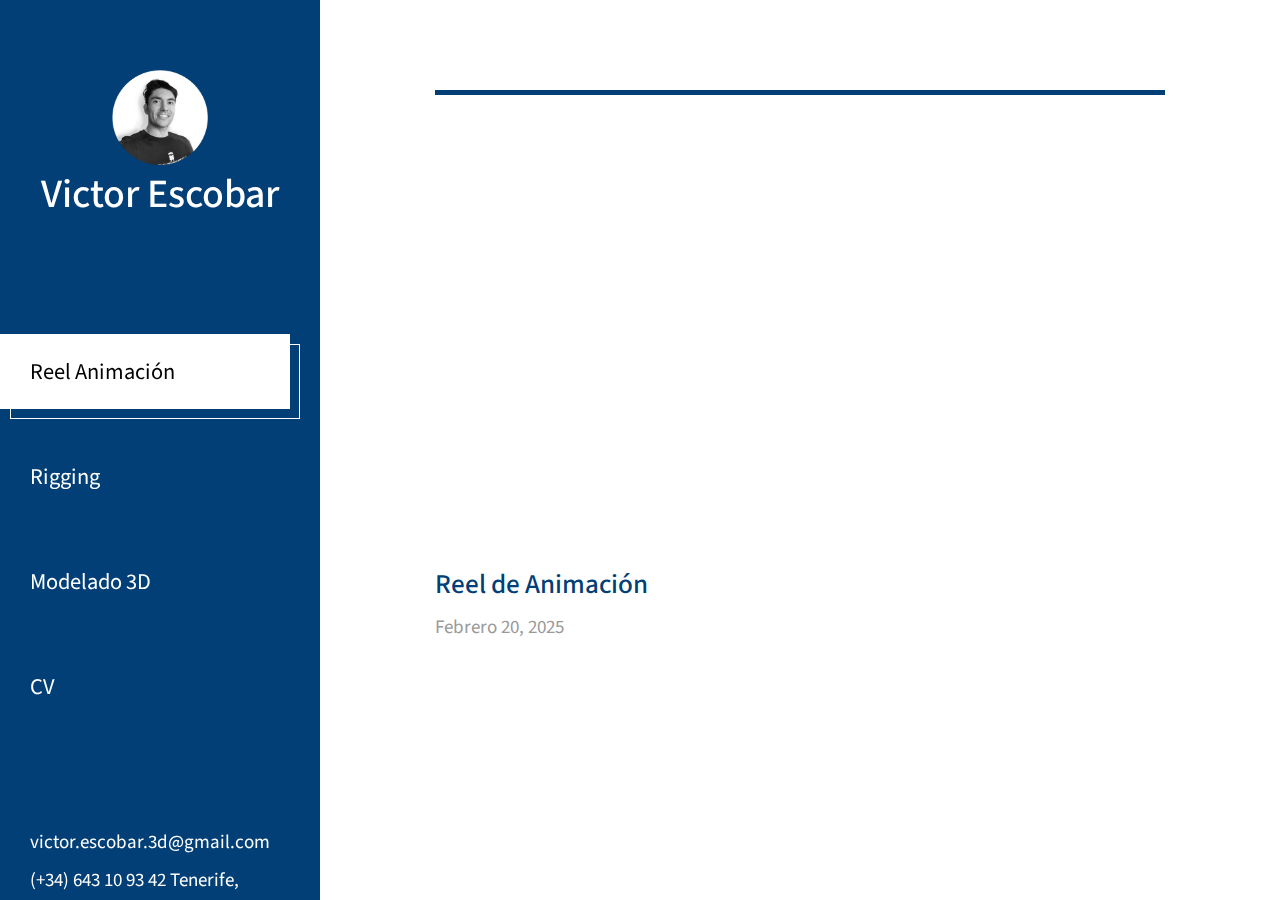
<file: index.html>
<!DOCTYPE html>
<html lang="en">
<head>
	<meta charset="UTF-8">
	<meta name="viewport" content="width=device-width, initial-scale=1.0">
	<title>Victor Escobar</title>
	<link rel="stylesheet" href="fontawesome/css/all.min.css"> <!-- https://fontawesome.com/ -->
	<link href="https://fonts.googleapis.com/css2?family=Source+Sans+Pro&display=swap" rel="stylesheet"> <!-- https://fonts.google.com/ -->
    <link href="css/bootstrap.min.css" rel="stylesheet">
    <link href="css/style.css" rel="stylesheet">

</head>
<body>
	<header class="tm-header" id="tm-header">
        <div class="tm-header-wrapper">
            <button class="navbar-toggler" type="button" aria-label="Toggle navigation">
                <i class="fas fa-bars"></i>
            </button>
            <div class="tm-site-header">
                <div class="mb-3 mx-auto tm-site-logo"><img width="100px" src="img/CV.png" alt="foto_perfil"></div>            
                <h1 class="text-center">Victor Escobar</h1>
            </div>
            <nav class="tm-nav" id="tm-nav">            
                <ul>
                    <li class="tm-nav-item active"><a href="index.html" class="tm-nav-link">
                
                        Reel Animación
                    </a></li>
                    <li class="tm-nav-item"><a href="reel.html" class="tm-nav-link">
                        
                        Rigging
                    </a></li>
                    <li class="tm-nav-item"><a href="modelado.html" class="tm-nav-link">
                        
                        Modelado 3D
                    </a></li>
                    <li class="tm-nav-item"><a href="CV.html" class="tm-nav-link">
                        
                        CV
                    </a></li>
                </ul>
            </nav>

            <p class="tm-mb-80 pr-5 text-white">
                victor.escobar.3d@gmail.com
                (+34) 643 10 93 42
                Tenerife, España
            </p>

            <div class="tm-mb-65">
                <a href="https://www.linkedin.com/in/victor3d/" class="tm-social-link">
                    <i class="fab fa-linkedin tm-social-icon"></i>
                </a>
            </div>
        </div>
    </header>



    <div class="container-fluid">
        <main class="tm-main">

            
            <div class="row tm-row">
                <div class="col-12">
                    <hr class="tm-hr-primary tm-mb-55">
                    <div style="padding:56.25% 0 0 0;position:relative;"><iframe src="https://player.vimeo.com/video/1050405857?badge=0&amp;autopause=0&amp;player_id=0&amp;app_id=58479" frameborder="0" allow="autoplay; fullscreen; picture-in-picture; clipboard-write; encrypted-media" style="position:absolute;top:0;left:0;width:100%;height:100%;" title="Reel_2025"></iframe></div><script src="https://player.vimeo.com/api/player.js"></script>
                </div>
            </div>
            <div class="row tm-row">
                <div class="col-lg-8 tm-post-col">
                    <div class="tm-post-full">                    
                        <div class="mb-4">
                            <h2 class="pt-2 tm-color-primary tm-post-title">Reel de Animación</h2>
                            <p class="tm-mb-40">Febrero 20, 2025</p>
                        </div>
                        

                <!---
                <aside class="col-lg-4 tm-aside-col">
                    <div class="tm-post-sidebar">
                        <hr class="mb-3 tm-hr-primary">
                        <h2 class="mb-4 tm-post-title tm-color-primary">Categories</h2>
                        <ul class="tm-mb-75 pl-5 tm-category-list">
                            <li><a href="#" class="tm-color-primary">Visual Designs</a></li>
                            <li><a href="#" class="tm-color-primary">Travel Events</a></li>
                            <li><a href="#" class="tm-color-primary">Web Development</a></li>
                            <li><a href="#" class="tm-color-primary">Video and Audio</a></li>
                            <li><a href="#" class="tm-color-primary">Etiam auctor ac arcu</a></li>
                            <li><a href="#" class="tm-color-primary">Sed im justo diam</a></li>
                        </ul>
                        <hr class="mb-3 tm-hr-primary">
                        <h2 class="tm-mb-40 tm-post-title tm-color-primary">Related Posts</h2>
                        <a href="#" class="d-block tm-mb-40">
                            <figure>
                                <img src="img/img-02.jpg" alt="Image" class="mb-3 img-fluid">
                                <figcaption class="tm-color-primary">Duis mollis diam nec ex viverra scelerisque a sit</figcaption>
                            </figure>
                        </a>
                        <a href="#" class="d-block tm-mb-40">
                            <figure>
                                <img src="img/img-05.jpg" alt="Image" class="mb-3 img-fluid">
                                <figcaption class="tm-color-primary">Integer quis lectus eget justo ullamcorper ullamcorper</figcaption>
                            </figure>
                        </a>
                        <a href="#" class="d-block tm-mb-40">
                            <figure>
                                <img src="img/img-06.jpg" alt="Image" class="mb-3 img-fluid">
                                <figcaption class="tm-color-primary">Nam lobortis nunc sed faucibus commodo</figcaption>
                            </figure>
                        </a>
                    </div>                    
                </aside>
                -->
                

            </div>
        </main>

    </div>
    <script src="js/jquery.min.js"></script>
    <script src="js/templatemo-script.js"></script>
</body>
</html>
</file>
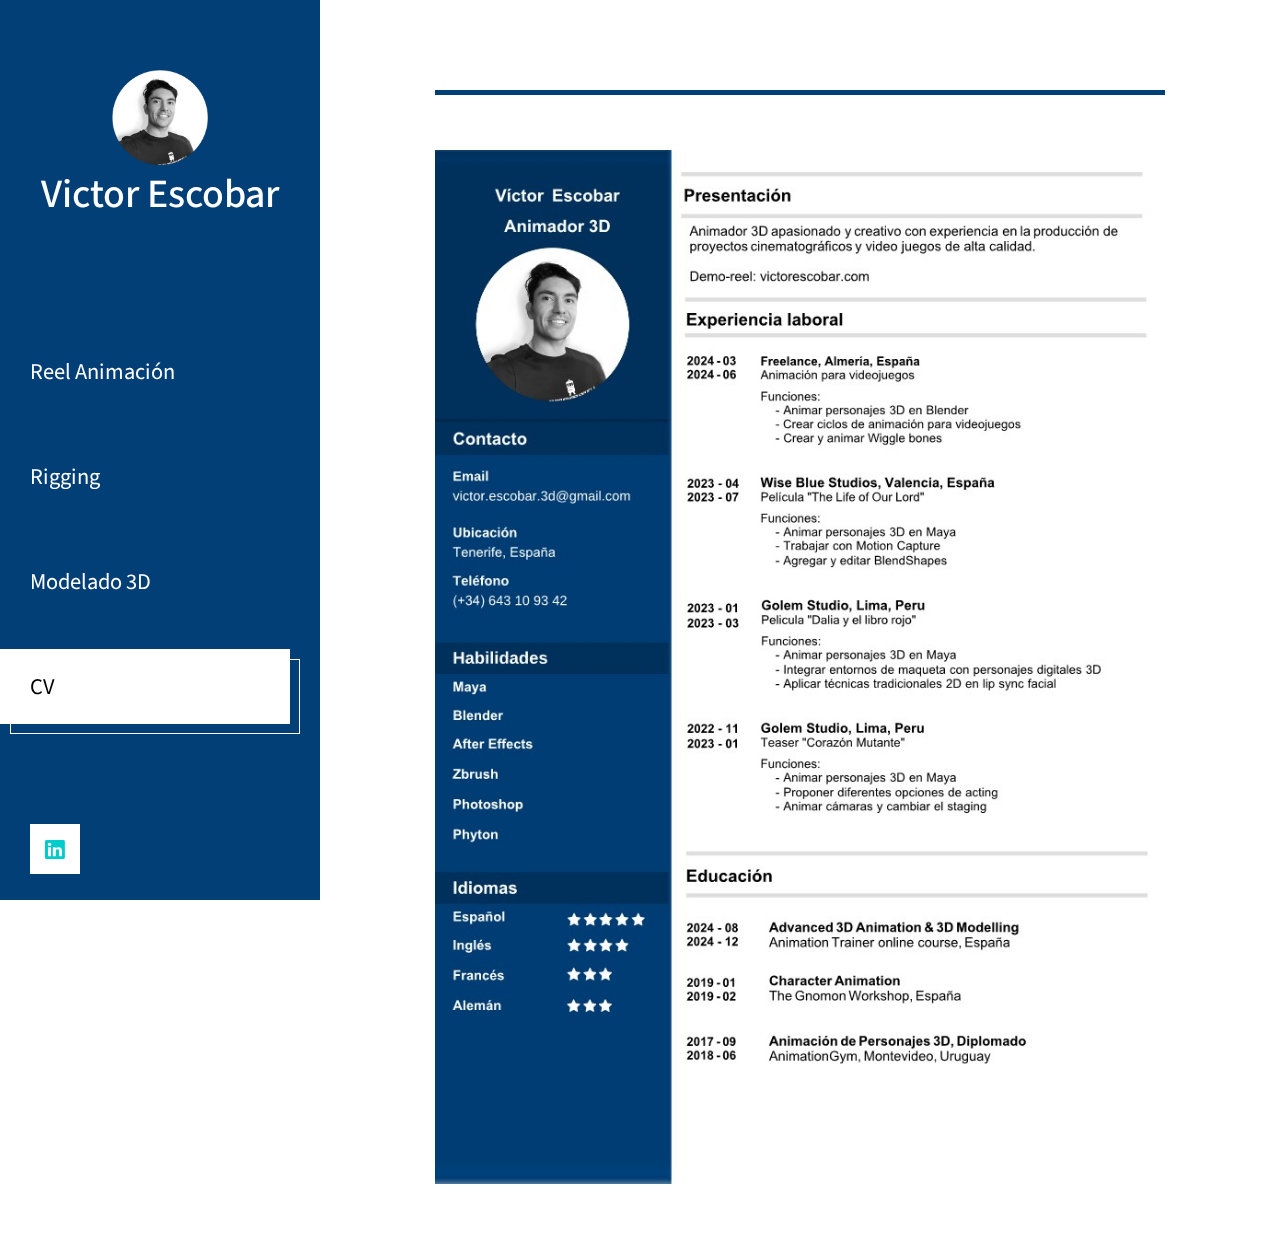
<file: CV.html>
<!DOCTYPE html>
<html lang="en">
<head>
	<meta charset="UTF-8">
	<meta name="viewport" content="width=device-width, initial-scale=1.0">
	<title>Victor Escobar</title>
	<link rel="stylesheet" href="fontawesome/css/all.min.css"> <!-- https://fontawesome.com/ -->
	<link href="https://fonts.googleapis.com/css2?family=Source+Sans+Pro&display=swap" rel="stylesheet"> <!-- https://fonts.google.com/ -->
    <link href="css/bootstrap.min.css" rel="stylesheet">
    <link href="css/style.css" rel="stylesheet">

</head>

<body>
	<header class="tm-header" id="tm-header">
        <div class="tm-header-wrapper">
            <button class="navbar-toggler" type="button" aria-label="Toggle navigation">
                <i class="fas fa-bars"></i>
            </button>
            <div class="tm-site-header">
                <div class="mb-3 mx-auto tm-site-logo"><img width="100px" src="img/CV.png" alt="foto_perfil"></div>            
                <h1 class="text-center">Victor Escobar</h1>
            </div>
            <nav class="tm-nav" id="tm-nav">            
                <ul>
                    <li class="tm-nav-item"><a href="index.html" class="tm-nav-link">
                
                        Reel Animación
                    </a></li>
                    <li class="tm-nav-item"><a href="reel.html" class="tm-nav-link">
                        
                        Rigging
                    </a></li>
                    <li class="tm-nav-item"><a href="modelado.html" class="tm-nav-link">
                        
                        Modelado 3D
                    </a></li>
                    <li class="tm-nav-item active"><a href="CV.html" class="tm-nav-link">
                        
                        CV
                    </a></li>
                </ul>
            </nav>



            <div class="tm-mb-65">
                <a href="https://www.linkedin.com/in/victor3d/" class="tm-social-link">
                    <i class="fab fa-linkedin tm-social-icon"></i>
                </a>
            </div>
        </div>
    </header>




    <div class="container-fluid">
        <main class="tm-main">
            
            <div class="row tm-row tm-mb-45">
                <div class="col-12">
                    <hr class="tm-hr-primary tm-mb-55">
                    <img width="100%" src="img/Curriculum_Victor_Escobar.jpg" alt="curriculum">
                </div>                
            </div>
            
        </main>
    </div>
    <script src="js/jquery.min.js"></script>
    <script src="js/templatemo-script.js"></script>
</body>
</html>
</file>
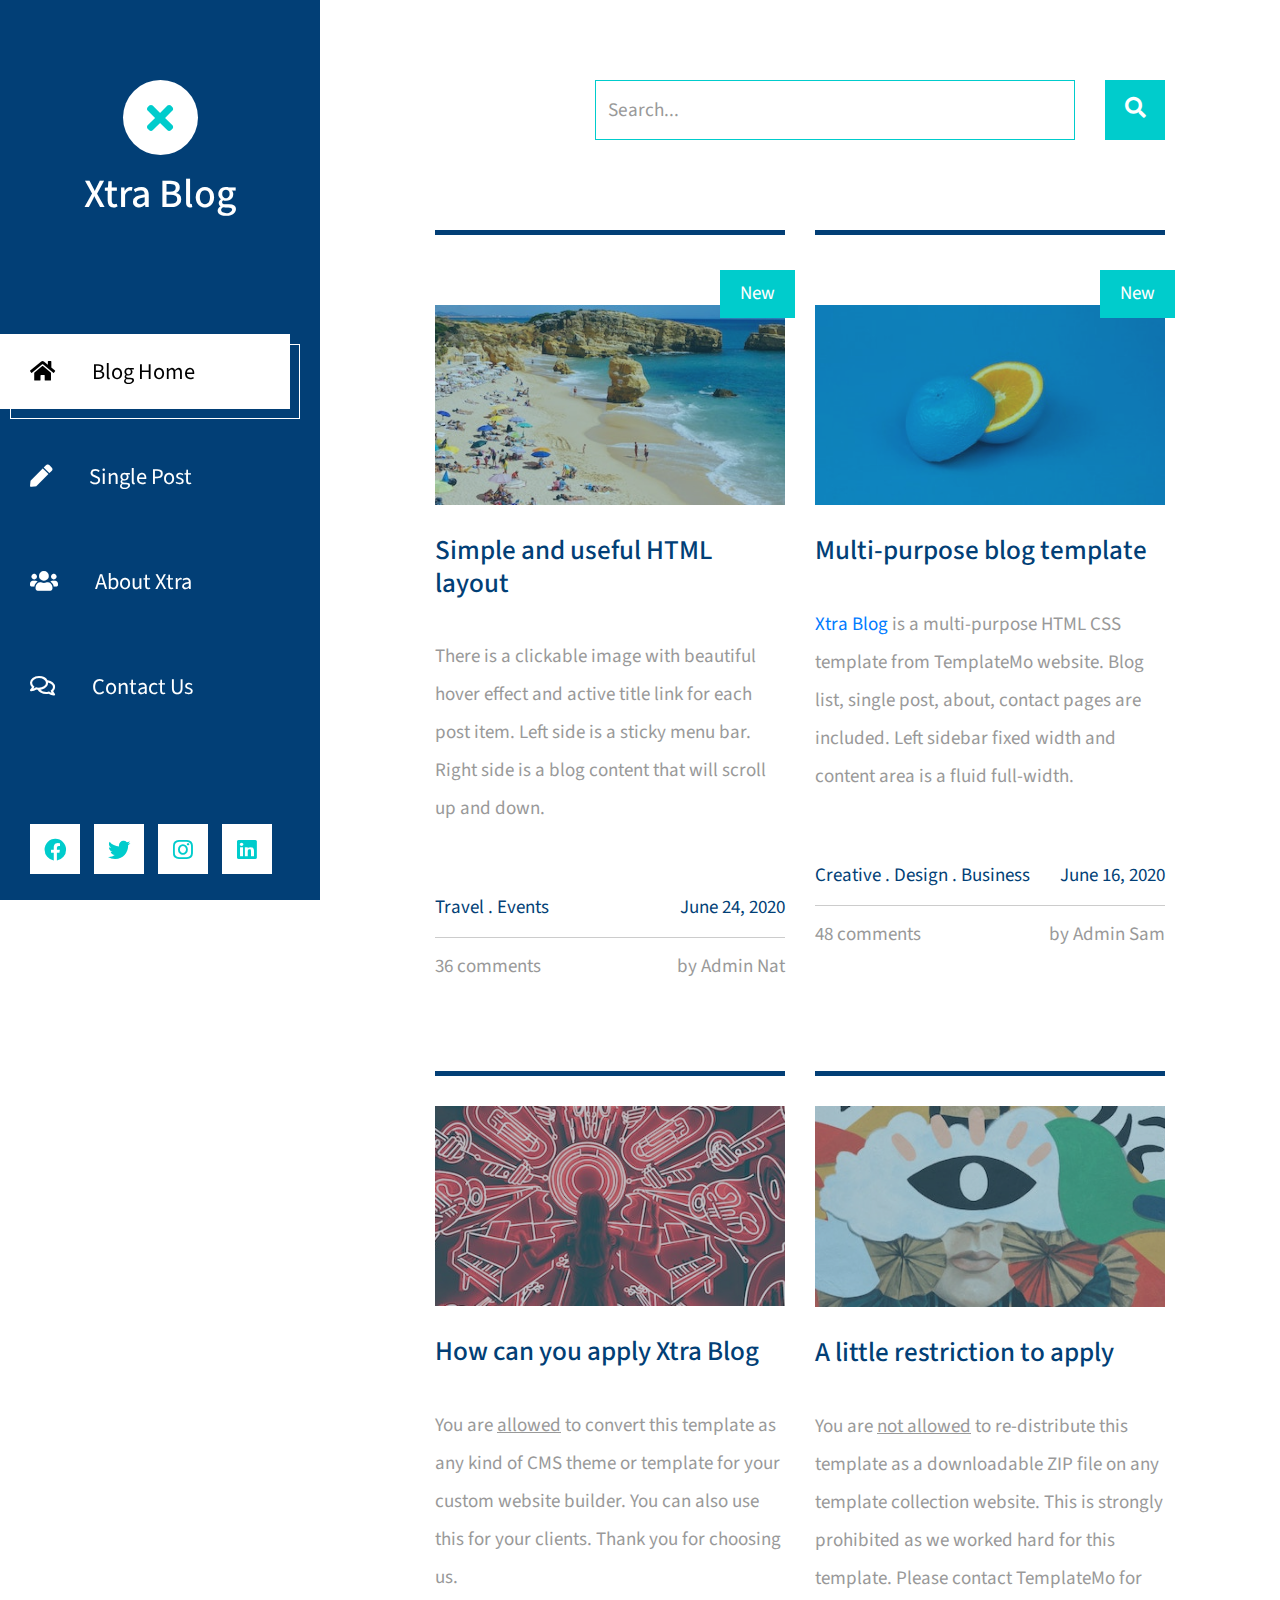
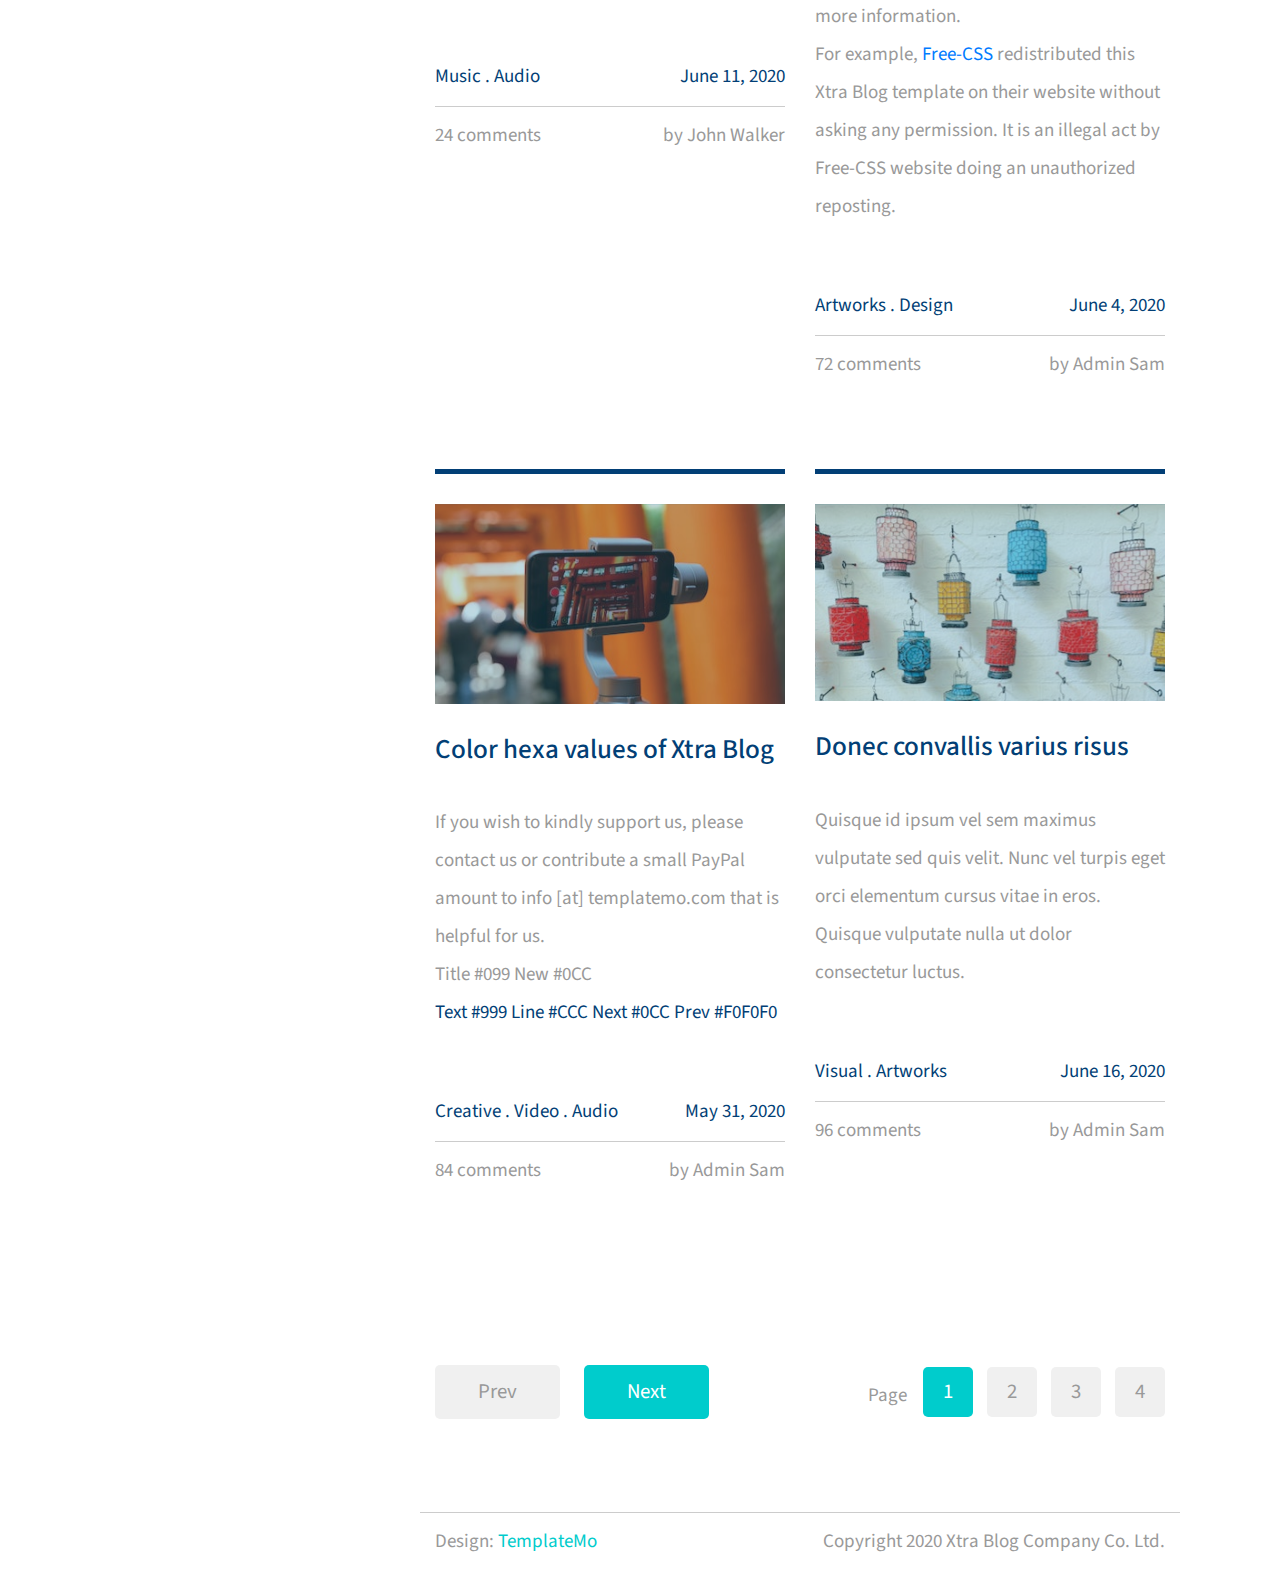
<file: index_anterior.html>
<!DOCTYPE html>
<html lang="en">
<head>
	<meta charset="UTF-8">
	<meta name="viewport" content="width=device-width, initial-scale=1.0">
	<title>Xtra Blog</title>
	<link rel="stylesheet" href="fontawesome/css/all.min.css"> <!-- https://fontawesome.com/ -->
	<link href="https://fonts.googleapis.com/css2?family=Source+Sans+Pro&display=swap" rel="stylesheet"> <!-- https://fonts.google.com/ -->
    <link href="css/bootstrap.min.css" rel="stylesheet">
    <link href="css/templatemo-xtra-blog.css" rel="stylesheet">
<!--
    
TemplateMo 553 Xtra Blog

https://templatemo.com/tm-553-xtra-blog

-->
</head>
<body>
	<header class="tm-header" id="tm-header">
        <div class="tm-header-wrapper">
            <button class="navbar-toggler" type="button" aria-label="Toggle navigation">
                <i class="fas fa-bars"></i>
            </button>
            <div class="tm-site-header">
                <div class="mb-3 mx-auto tm-site-logo"><i class="fas fa-times fa-2x"></i></div>            
                <h1 class="text-center">Xtra Blog</h1>
            </div>
            <nav class="tm-nav" id="tm-nav">            
                <ul>
                    <li class="tm-nav-item active"><a href="index.html" class="tm-nav-link">
                        <i class="fas fa-home"></i>
                        Blog Home
                    </a></li>
                    <li class="tm-nav-item"><a href="post.html" class="tm-nav-link">
                        <i class="fas fa-pen"></i>
                        Single Post
                    </a></li>
                    <li class="tm-nav-item"><a href="about.html" class="tm-nav-link">
                        <i class="fas fa-users"></i>
                        About Xtra
                    </a></li>
                    <li class="tm-nav-item"><a href="contact.html" class="tm-nav-link">
                        <i class="far fa-comments"></i>
                        Contact Us
                    </a></li>
                </ul>
            </nav>
            <div class="tm-mb-65">
                <a rel="nofollow" href="https://fb.com/templatemo" class="tm-social-link">
                    <i class="fab fa-facebook tm-social-icon"></i>
                </a>
                <a href="https://twitter.com" class="tm-social-link">
                    <i class="fab fa-twitter tm-social-icon"></i>
                </a>
                <a href="https://instagram.com" class="tm-social-link">
                    <i class="fab fa-instagram tm-social-icon"></i>
                </a>
                <a href="https://linkedin.com" class="tm-social-link">
                    <i class="fab fa-linkedin tm-social-icon"></i>
                </a>
            </div>
            <p class="tm-mb-80 pr-5 text-white">
                Xtra Blog is a multi-purpose HTML template from TemplateMo website. Left side is a sticky menu bar. Right side content will scroll up and down.
            </p>
        </div>
    </header>
    <div class="container-fluid">
        <main class="tm-main">
            <!-- Search form -->
            <div class="row tm-row">
                <div class="col-12">
                    <form method="GET" class="form-inline tm-mb-80 tm-search-form">                
                        <input class="form-control tm-search-input" name="query" type="text" placeholder="Search..." aria-label="Search">
                        <button class="tm-search-button" type="submit">
                            <i class="fas fa-search tm-search-icon" aria-hidden="true"></i>
                        </button>                                
                    </form>
                </div>                
            </div>            
            <div class="row tm-row">
                <article class="col-12 col-md-6 tm-post">
                    <hr class="tm-hr-primary">
                    <a href="post.html" class="effect-lily tm-post-link tm-pt-60">
                        <div class="tm-post-link-inner">
                            <img src="img/img-01.jpg" alt="Image" class="img-fluid">                            
                        </div>
                        <span class="position-absolute tm-new-badge">New</span>
                        <h2 class="tm-pt-30 tm-color-primary tm-post-title">Simple and useful HTML layout</h2>
                    </a>                    
                    <p class="tm-pt-30">
                        There is a clickable image with beautiful hover effect and active title link for each post item. 
                        Left side is a sticky menu bar. Right side is a blog content that will scroll up and down.
                    </p>
                    <div class="d-flex justify-content-between tm-pt-45">
                        <span class="tm-color-primary">Travel . Events</span>
                        <span class="tm-color-primary">June 24, 2020</span>
                    </div>
                    <hr>
                    <div class="d-flex justify-content-between">
                        <span>36 comments</span>
                        <span>by Admin Nat</span>
                    </div>
                </article>
                <article class="col-12 col-md-6 tm-post">
                    <hr class="tm-hr-primary">
                    <a href="post.html" class="effect-lily tm-post-link tm-pt-60">
                        <div class=" tm-post-link-inner">
                            <img src="img/img-02.jpg" alt="Image" class="img-fluid">                            
                        </div>
                        <span class="position-absolute tm-new-badge">New</span>
                        <h2 class="tm-pt-30 tm-color-primary tm-post-title">Multi-purpose blog template</h2>
                    </a>                    
                    <p class="tm-pt-30">
                        <a rel="nofollow" href="https://templatemo.com/tm-553-xtra-blog" target="_blank">Xtra Blog</a>  is a multi-purpose HTML CSS template from TemplateMo website. 
                        Blog list, single post, about, contact pages are included. Left sidebar fixed width and content area is a fluid full-width.
                    </p>
                    <div class="d-flex justify-content-between tm-pt-45">
                        <span class="tm-color-primary">Creative . Design . Business</span>
                        <span class="tm-color-primary">June 16, 2020</span>
                    </div>
                    <hr>
                    <div class="d-flex justify-content-between">
                        <span>48 comments</span>
                        <span>by Admin Sam</span>
                    </div>
                </article>
                <article class="col-12 col-md-6 tm-post">
                    <hr class="tm-hr-primary">
                    <a href="post.html" class="effect-lily tm-post-link tm-pt-20">
                        <div class="tm-post-link-inner">
                            <img src="img/img-03.jpg" alt="Image" class="img-fluid">
                        </div>
                        <h2 class="tm-pt-30 tm-color-primary tm-post-title">How can you apply Xtra Blog</h2>
                    </a>                    
                    <p class="tm-pt-30">
                        You are <u>allowed</u> to convert this template as any kind of CMS theme or template for your custom website builder. 
                        You can also use this for your clients. Thank you for choosing us.
                    </p>
                    <div class="d-flex justify-content-between tm-pt-45">
                        <span class="tm-color-primary">Music . Audio</span>
                        <span class="tm-color-primary">June 11, 2020</span>
                    </div>
                    <hr>
                    <div class="d-flex justify-content-between">
                        <span>24 comments</span>
                        <span>by John Walker</span>
                    </div>
                </article>
                <article class="col-12 col-md-6 tm-post">
                    <hr class="tm-hr-primary">
                    <a href="post.html" class="effect-lily tm-post-link tm-pt-20">
                        <div class="tm-post-link-inner">
                            <img src="img/img-04.jpg" alt="Image" class="img-fluid">
                        </div>
                        <h2 class="tm-pt-30 tm-color-primary tm-post-title">A little restriction to apply</h2>
                    </a>                    
                    <p class="tm-pt-30">
                        You are <u>not allowed</u> to re-distribute this template as a downloadable ZIP file on any template collection
                        website. This is strongly prohibited as we worked hard for this template. Please contact TemplateMo for more information.
                		<br>For example, <a href="https://www.free-css.com/free-css-templates/page272/xtra-blog" target="_blank">Free-CSS</a> redistributed this Xtra Blog template on their website without asking any permission. It is an illegal act by Free-CSS website doing an unauthorized reposting.</p>
                    <div class="d-flex justify-content-between tm-pt-45">
                        <span class="tm-color-primary">Artworks . Design</span>
                        <span class="tm-color-primary">June 4, 2020</span>
                    </div>
                    <hr>
                    <div class="d-flex justify-content-between">
                        <span>72 comments</span>
                        <span>by Admin Sam</span>
                    </div>
                </article>
                <article class="col-12 col-md-6 tm-post">
                    <hr class="tm-hr-primary">
                    <a href="post.html" class="effect-lily tm-post-link tm-pt-20">
                        <div class="tm-post-link-inner">
                            <img src="img/img-05.jpg" alt="Image" class="img-fluid">
                        </div>
                        <h2 class="tm-pt-30 tm-color-primary tm-post-title">Color hexa values of Xtra Blog</h2>
                    </a>                    
                    <p class="tm-pt-30">
                        If you wish to kindly support us, please contact us or contribute a small PayPal amount to info [at] templatemo.com that is helpful for us.
                        <br>
                        Title #099 New #0CC <br>
                        <span class="tm-color-primary">Text #999 Line #CCC Next #0CC Prev #F0F0F0</span>
                    </p>
                    <div class="d-flex justify-content-between tm-pt-45">
                        <span class="tm-color-primary">Creative . Video . Audio</span>
                        <span class="tm-color-primary">May 31, 2020</span>
                    </div>
                    <hr>
                    <div class="d-flex justify-content-between">
                        <span>84 comments</span>
                        <span>by Admin Sam</span>
                    </div>
                </article>
                <article class="col-12 col-md-6 tm-post">
                    <hr class="tm-hr-primary">
                    <a href="post.html" class="effect-lily tm-post-link tm-pt-20">
                        <div class="tm-post-link-inner">
                            <img src="img/img-06.jpg" alt="Image" class="img-fluid">
                        </div>
                        <h2 class="tm-pt-30 tm-color-primary tm-post-title">Donec convallis varius risus</h2>
                    </a>                    
                    <p class="tm-pt-30">
                        Quisque id ipsum vel sem maximus vulputate sed quis velit. Nunc vel turpis eget orci elementum cursus vitae in eros. Quisque vulputate nulla ut dolor consectetur luctus.
                    </p>
                    <div class="d-flex justify-content-between tm-pt-45">
                        <span class="tm-color-primary">Visual . Artworks</span>
                        <span class="tm-color-primary">June 16, 2020</span>
                    </div>
                    <hr>
                    <div class="d-flex justify-content-between">
                        <span>96 comments</span>
                        <span>by Admin Sam</span>
                    </div>
                </article>
            </div>
            <div class="row tm-row tm-mt-100 tm-mb-75">
                <div class="tm-prev-next-wrapper">
                    <a href="#" class="mb-2 tm-btn tm-btn-primary tm-prev-next disabled tm-mr-20">Prev</a>
                    <a href="#" class="mb-2 tm-btn tm-btn-primary tm-prev-next">Next</a>
                </div>
                <div class="tm-paging-wrapper">
                    <span class="d-inline-block mr-3">Page</span>
                    <nav class="tm-paging-nav d-inline-block">
                        <ul>
                            <li class="tm-paging-item active">
                                <a href="#" class="mb-2 tm-btn tm-paging-link">1</a>
                            </li>
                            <li class="tm-paging-item">
                                <a href="#" class="mb-2 tm-btn tm-paging-link">2</a>
                            </li>
                            <li class="tm-paging-item">
                                <a href="#" class="mb-2 tm-btn tm-paging-link">3</a>
                            </li>
                            <li class="tm-paging-item">
                                <a href="#" class="mb-2 tm-btn tm-paging-link">4</a>
                            </li>
                        </ul>
                    </nav>
                </div>                
            </div>            
            <footer class="row tm-row">
                <hr class="col-12">
                <div class="col-md-6 col-12 tm-color-gray">
                    Design: <a rel="nofollow" target="_parent" href="https://templatemo.com" class="tm-external-link">TemplateMo</a>
                </div>
                <div class="col-md-6 col-12 tm-color-gray tm-copyright">
                    Copyright 2020 Xtra Blog Company Co. Ltd.
                </div>
            </footer>
        </main>
    </div>
    <script src="js/jquery.min.js"></script>
    <script src="js/templatemo-script.js"></script>
</body>
</html>
</file>
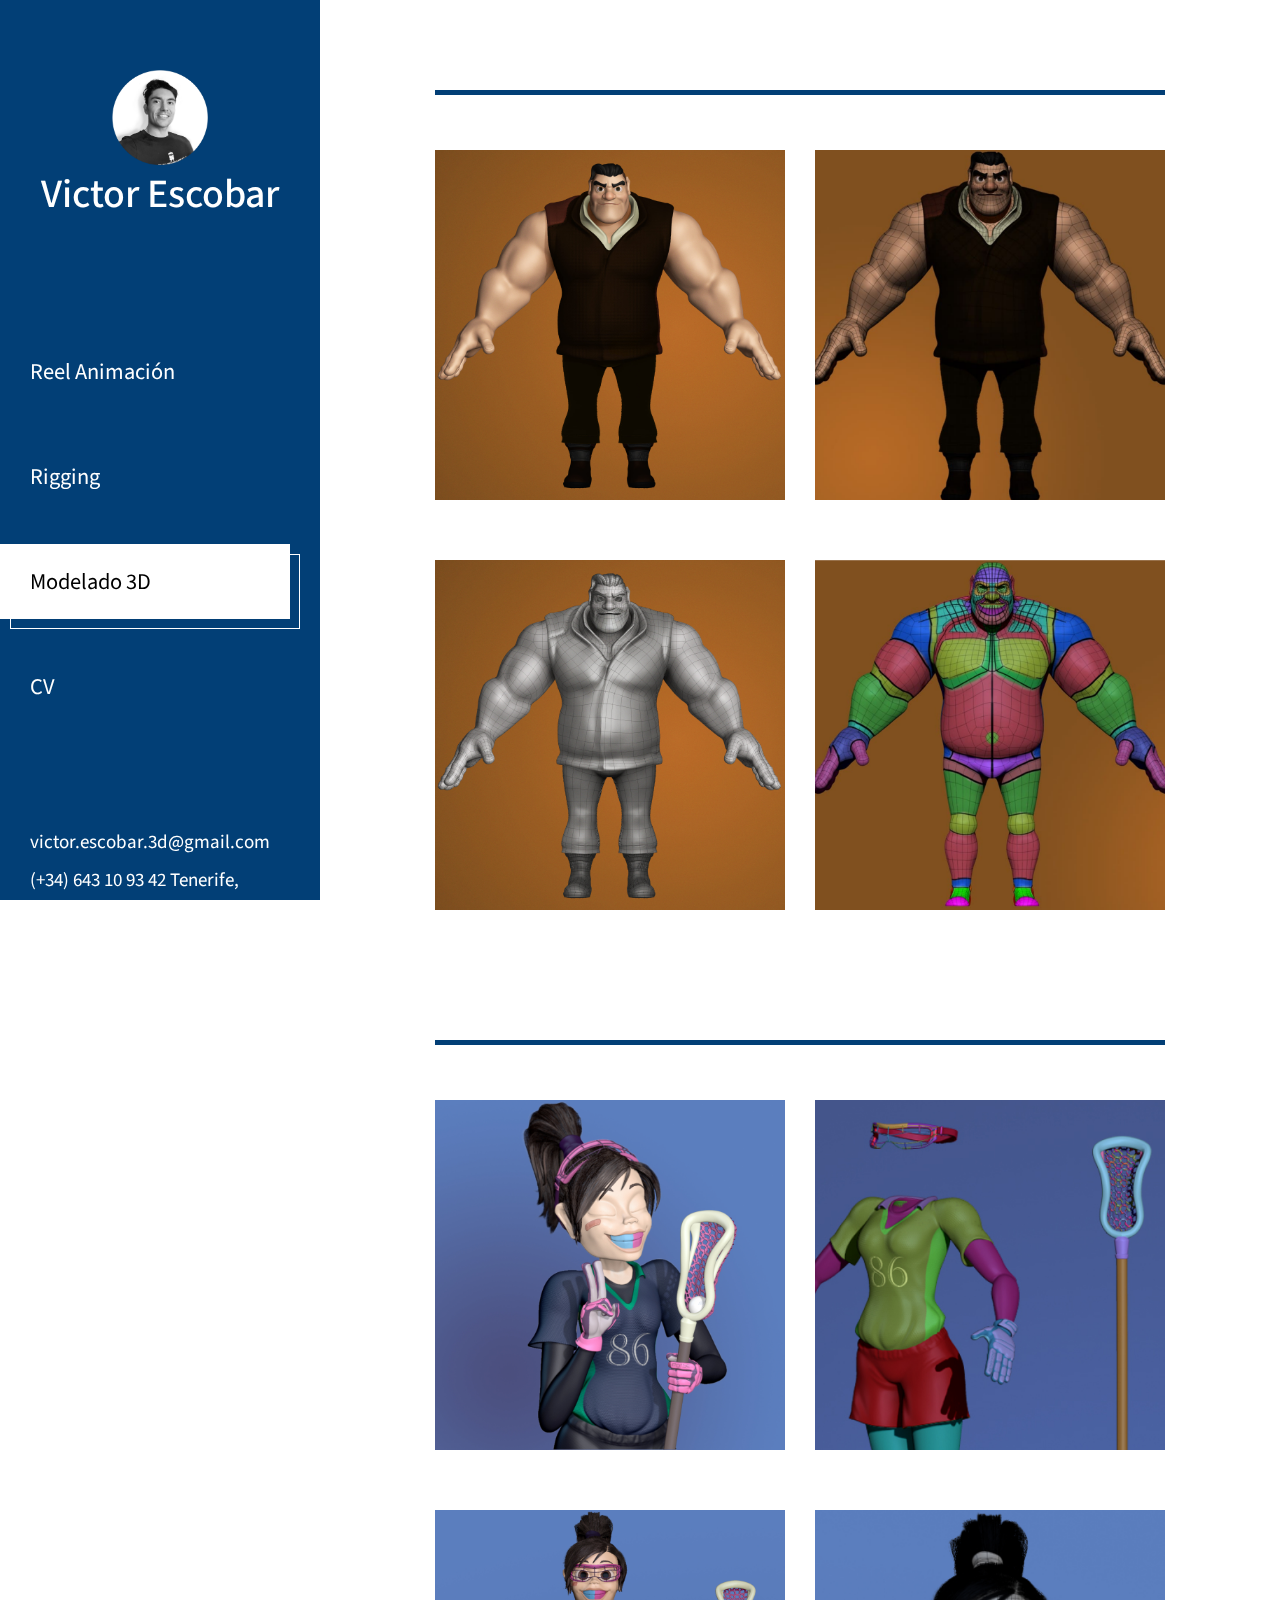
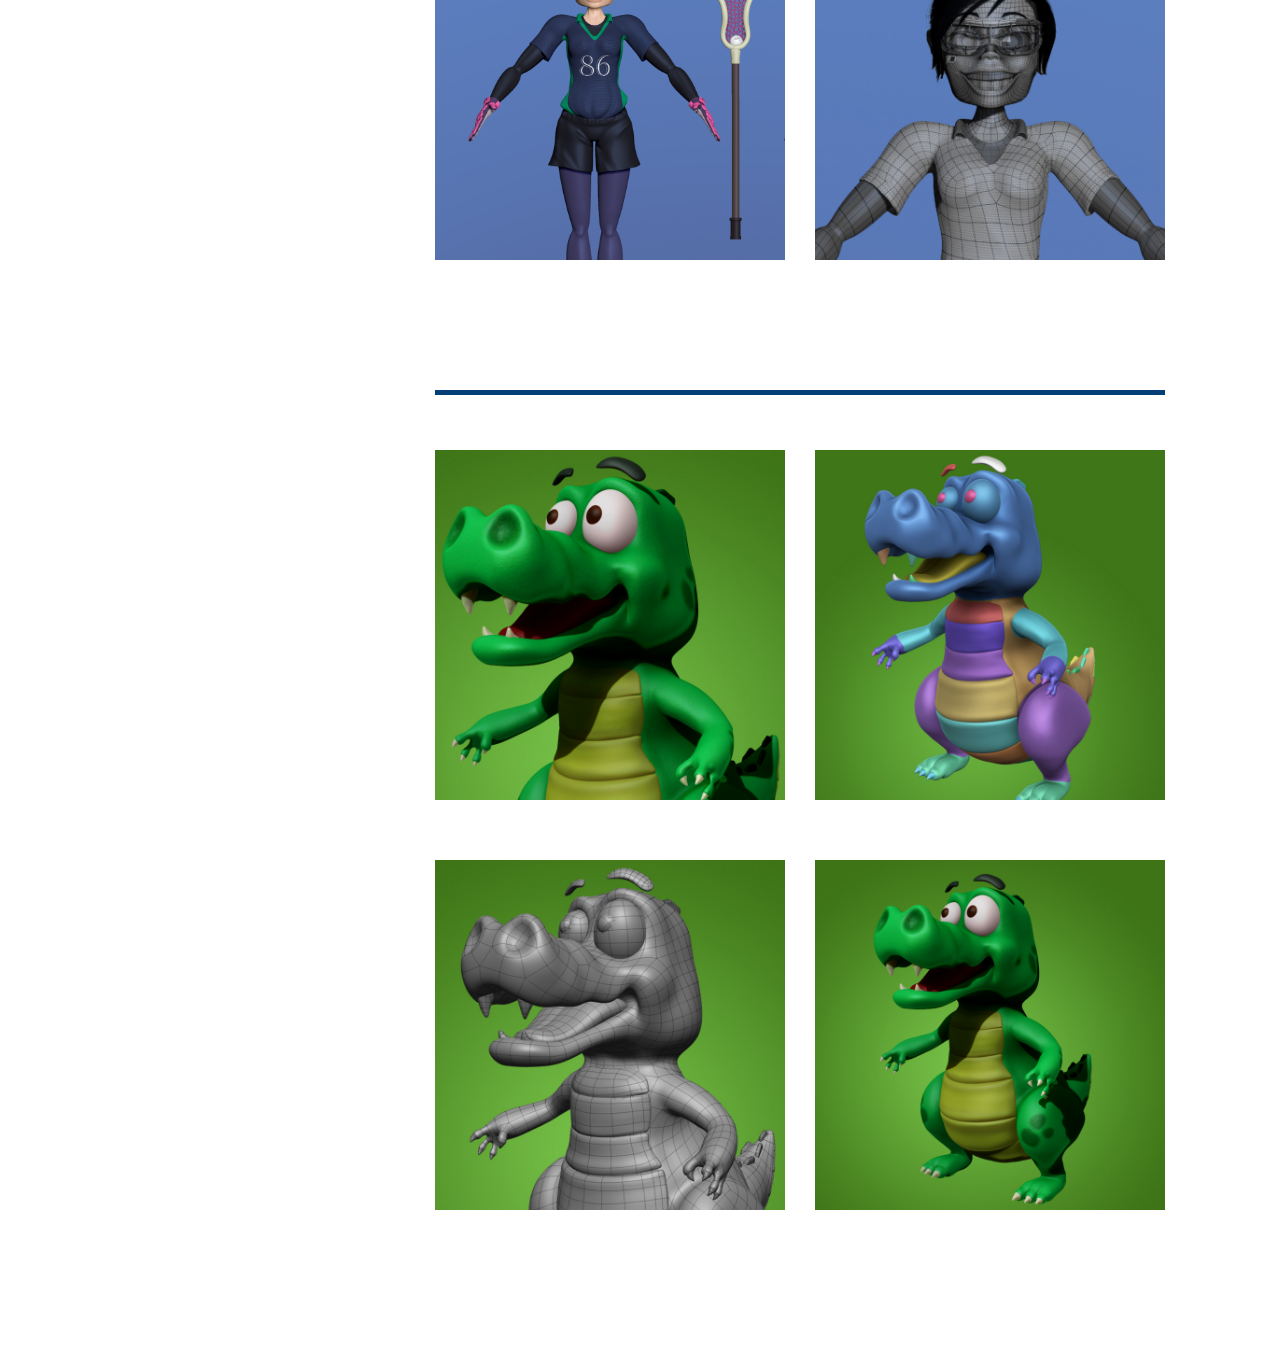
<file: modelado.html>
<!DOCTYPE html>
<html lang="en">
<head>
	<meta charset="UTF-8">
	<meta name="viewport" content="width=device-width, initial-scale=1.0">
	<title>Victor Escobar</title>
	<link rel="stylesheet" href="fontawesome/css/all.min.css"> <!-- https://fontawesome.com/ -->
	<link href="https://fonts.googleapis.com/css2?family=Source+Sans+Pro&display=swap" rel="stylesheet"> <!-- https://fonts.google.com/ -->
    <link href="css/bootstrap.min.css" rel="stylesheet">
    <link href="css/style.css" rel="stylesheet">

</head>
<body>
	<header class="tm-header" id="tm-header">
        <div class="tm-header-wrapper">
            <button class="navbar-toggler" type="button" aria-label="Toggle navigation">
                <i class="fas fa-bars"></i>
            </button>
            <div class="tm-site-header">
                <div class="mb-3 mx-auto tm-site-logo"><img width="100px" src="img/CV.png" alt="foto_perfil"></div>            
                <h1 class="text-center">Victor Escobar</h1>
            </div>
            <nav class="tm-nav" id="tm-nav">            
                <ul>
                    <li class="tm-nav-item"><a href="index.html" class="tm-nav-link">
                
                        Reel Animación
                    </a></li>
                    <li class="tm-nav-item"><a href="reel.html" class="tm-nav-link">
                        
                        Rigging
                    </a></li>
                    <li class="tm-nav-item active"><a href="modelado.html" class="tm-nav-link">
                        
                        Modelado 3D
                    </a></li>
                    <li class="tm-nav-item"><a href="CV.html" class="tm-nav-link">
                        
                        CV
                    </a></li>
                </ul>
            </nav>

            <p class="tm-mb-80 pr-5 text-white">
                victor.escobar.3d@gmail.com
                (+34) 643 10 93 42
                Tenerife, España
            </p>

            <div class="tm-mb-65">
                <a href="https://www.linkedin.com/in/victor3d/" class="tm-social-link">
                    <i class="fab fa-linkedin tm-social-icon"></i>
                </a>
            </div>
        </div>
    </header>



    <div class="container-fluid">
        <main class="tm-main">


            <div class="row tm-row tm-mb-60">
                <div class="col-12">
                    <hr class="tm-hr-primary  tm-mb-55">

                </div>                
                <div class="col-lg-6 tm-mb-60 tm-person-col">
                    <div class="media tm-person">
                    <img src="img/robin (1).jpg" alt="robin01" class="img-fluid mr-4">  
                    </div>
                </div>

                <div class="col-lg-6 tm-mb-60 tm-person-col">
                    <div class="media tm-person">
                        <img src="img/robin (2).jpg" alt="robin01" class="img-fluid mr-4"> 
                    </div>
                </div>

                <div class="col-lg-6 tm-mb-60 tm-person-col">
                    <div class="media tm-person">
                        <img src="img/robin (3).jpg" alt="robin01" class="img-fluid mr-4"> 
                    </div>
                </div>
                
                <div class="col-lg-6 tm-mb-60 tm-person-col">
                    <div class="media tm-person">
                        <img src="img/robin (4).jpg" alt="robin01" class="img-fluid mr-4"> 
                    </div>
                </div>
            </div>        
            

            
            <div class="row tm-row tm-mb-60">
                <div class="col-12">
                    <hr class="tm-hr-primary  tm-mb-55">

                </div>                
                <div class="col-lg-6 tm-mb-60 tm-person-col">
                    <div class="media tm-person">
                    <img src="img/lacross (1).jpg" alt="robin01" class="img-fluid mr-4">  
                    </div>
                </div>

                <div class="col-lg-6 tm-mb-60 tm-person-col">
                    <div class="media tm-person">
                        <img src="img/lacross (2).jpg" alt="robin01" class="img-fluid mr-4"> 
                    </div>
                </div>

                <div class="col-lg-6 tm-mb-60 tm-person-col">
                    <div class="media tm-person">
                        <img src="img/lacross (3).jpg" alt="robin01" class="img-fluid mr-4"> 
                    </div>
                </div>
                
                <div class="col-lg-6 tm-mb-60 tm-person-col">
                    <div class="media tm-person">
                        <img src="img/lacross (4).jpg" alt="robin01" class="img-fluid mr-4"> 
                    </div>
                </div>
            </div>  


            <div class="row tm-row tm-mb-60">
                <div class="col-12">
                    <hr class="tm-hr-primary  tm-mb-55">

                </div>                
                <div class="col-lg-6 tm-mb-60 tm-person-col">
                    <div class="media tm-person">
                    <img src="img/croco (1).jpg" alt="robin01" class="img-fluid mr-4">  
                    </div>
                </div>

                <div class="col-lg-6 tm-mb-60 tm-person-col">
                    <div class="media tm-person">
                        <img src="img/croco (2).jpg" alt="robin01" class="img-fluid mr-4"> 
                    </div>
                </div>

                <div class="col-lg-6 tm-mb-60 tm-person-col">
                    <div class="media tm-person">
                        <img src="img/croco (3).jpg" alt="robin01" class="img-fluid mr-4"> 
                    </div>
                </div>
                
                <div class="col-lg-6 tm-mb-60 tm-person-col">
                    <div class="media tm-person">
                        <img src="img/croco (4).jpg" alt="robin01" class="img-fluid mr-4"> 
                    </div>
                </div>
            </div>  
            
        </main>
    </div>
    <script src="js/jquery.min.js"></script>
    <script src="js/templatemo-script.js"></script>
</body>
</html>
</file>
<file: css/style.css>
html { overflow-x: hidden; }

body {
    margin: 0;
    padding: 0;
    font-family: 'Source Sans Pro', sans-serif;
    font-size: 19px;
    line-height: 2em;
    overflow-x: hidden;
}

p, span { color: #999; }
hr { 
    border-top-color: #CCC; 
    margin-top: 10px;
    margin-bottom: 10px;
}
.form-control::-webkit-input-placeholder { color: #999; }  
.form-control:-ms-input-placeholder { color: #999; }  
.form-control::placeholder { color: #999; }

.tm-header {
    background-color: rgba(2,63,118,255);
    color: white;
    
    position: fixed;
    top: 0;
    left: 0;
    bottom: 0;
    z-index: 100;
    width: 400px;
    overflow-y: visible;     
}

.tm-header-wrapper {
    overflow-y: scroll;
    scrollbar-width: none;
    -ms-overflow-style: none;
    padding: 30px;
    width: 100%;
    height: 100%; 
}

.tm-header-wrapper::-webkit-scrollbar {
    width: 0;
    height: 0;
}

.tm-site-header {
    margin-top: 50px;
    margin-bottom: 115px;
}

.tm-site-logo {
    width: 75px;
    height: 75px;
    border-radius: 50%;
    background-color: white;    
    display: flex;
    align-items: center;
    justify-content: center;
}

.tm-site-logo i { color: #0CC; }

.tm-main {
    margin-left: 400px;
    padding: 80px 100px 25px;
}

.tm-post { }

.tm-row {
    justify-content: space-between;
}

.tm-nav { margin-bottom: 100px; }

.tm-nav-item {
    list-style: none;
    margin-bottom: 30px;
}

.tm-nav-link {
    color: white;
    background-color: transparent;
    height: 75px;
    width: 100%;
    max-width: 300px;    
    display: flex;
    align-items: center;
    font-size: 1.4rem;
    padding: 30px;
}

.tm-nav-item:hover .tm-nav-link,
.tm-nav-item.active .tm-nav-link
 {
    color: black;
    background-color: white;
    text-decoration: none;
}

.tm-nav ul { position: relative; }

.tm-nav-item:hover:after,
.tm-nav-item.active:after {
    content: '';
    width: 100%;
    max-width: 300px;    
    height: 75px;
    display: block;
    border: 1px solid white;
    margin-left: 10px;
    margin-top: -65px;
    position: absolute;
    z-index: -1000;
}

.tm-nav-link i { margin-right: 37px; }

ul { 
    margin: 0; 
    padding: 0;
}

.tm-nav { margin-left: -30px; }

.tm-social-link {
    display: inline-block;
    background-color: white;    
    font-size: 1.4rem;
    width: 50px;
    height: 50px;
    text-align: center;
    padding-top: 8px; 
    margin-right: 15px;   
    margin-bottom: 15px;
}

.tm-social-icon { 
    color: #0CC;    
    transition: all 0.3s ease;
}

.tm-social-link:hover .tm-social-icon.fa-facebook { color: #3b5998; }
.tm-social-link:hover .tm-social-icon.fa-twitter { color: #00acee; }
.tm-social-link:hover .tm-social-icon.fa-instagram { color: #3f729b; }
.tm-social-link:hover .tm-social-icon.fa-linkedin { color: #0e76a8; }
.navbar-toggler { display: none; }

.tm-search-form {
    display: flex;
    align-items: center;
    justify-content: flex-end;
}

.form-inline .form-control.tm-search-input {
    display: block;
    height: 60px;
    width: 480px;
    margin-right: 30px;
    border-radius: 0;
    border-color: #0CC;
    font-size: 1.2rem;
}

.tm-search-button {
    width: 60px;
    height: 60px;
    border: none;
    background-color: #0CC;
    transition: all 0.3s ease;
}

.tm-search-button:hover { background-color: #09b6b6; }

.tm-search-icon {
    color: white;
    font-size: 1.3rem;
}

.tm-post-link {
    display: block;
    position: relative;
	cursor: pointer;
}

.tm-post-link-inner {
    overflow: hidden;
    background: #3085a3;
}

.tm-post-link img {
    position: relative;
	display: block;
	min-height: 100%;
	max-width: 100%;
	opacity: 0.8;
}

.effect-lily img {
	max-width: none;
	width: -webkit-calc(100% + 50px);
	width: calc(100% + 50px);
	opacity: 0.7;
	-webkit-transition: opacity 0.35s, -webkit-transform 0.35s;
	transition: opacity 0.35s, transform 0.35s;
	-webkit-transform: translate3d(-40px,0, 0);
	transform: translate3d(-40px,0,0);
}

.effect-lily:hover img { opacity: 1; }

.effect-lily:hover img {
    -webkit-transform: translate3d(0,0,0);
	transform: translate3d(0,0,0);
}

.tm-post { margin-bottom: 75px; }

.tm-new-badge {
    top: 25px;
    right: -10px;
    background-color: #0CC;
    color: white;
    padding: 5px 20px;
}

.tm-post-title {
    font-size: 1.7rem;
    transition: all 0.3s ease;
}

.tm-h3 {
    font-size: 1.3rem;
    color: #999;
}

.tm-post-link:hover .tm-post-title { color: #0CC; }

.tm-btn {
    display: inline-block;
    border-radius: 5px;
    font-size: 1.3rem;
    transition: all 0.3s ease;
}

.tm-btn-primary {    
    background-color: #0CC;
    color: white;  
    padding: 8px 43px;
    border: none;
}

.tm-btn-small { padding: 8px 33px; }

.tm-btn-primary:hover {
    background-color: #09b6b6;
    color: white;
}

.tm-paging-nav ul li {
    list-style: none;
    display: inline-block;
    margin-right: 10px;
}

.tm-paging-nav ul li:last-child { margin-right: 0; }

.tm-paging-link {
    background-color: #F0F0F0;
    color: #999;
    width: 50px;
    height: 50px;
    display: flex;
    align-items: center;
    justify-content: center;    
}

.tm-paging-item .tm-paging-link:hover,
.tm-paging-item.active .tm-paging-link {
    background-color: #0CC;
    color: white;
}

.tm-btn.disabled {
    background-color: #F0F0F0;
    color: #999;
    cursor: not-allowed;
}

.tm-external-link { color: #0CC; }
.tm-external-link:hover { color: #09b6b6; }

.tm-paging-wrapper {
    display: flex;
    justify-content: flex-end;
    align-items: center;
}

.tm-prev-next-wrapper,
.tm-paging-wrapper {
    flex: 0 0 50%;
    max-width: 50%;
    padding-left: 15px;
    padding-right: 15px;
}

.tm-copyright { text-align: right; }

/* Single Post page */
hr.tm-hr-primary { border-top: 5px solid rgba(2,63,118,255); }

video {
    width: 100%;
    height: auto;
}

.tm-comment {
    display: flex;
    align-items: flex-start;
}

.tm-comment-figure {
    margin-top: 10px;
    margin-right: 30px;
}

.tm-comment-reply { padding-left: 37px; }

.form-control {
    height: 45px;
    border-color: #0CC;
    border-radius: 0;
}

.tm-comment-form { max-width: 360px; }
.tm-category-list { list-style-type: none; }
figure { margin: 0; }
figcaption { line-height: 1.4; }

.tm-post-full { max-width: 600px; }

.tm-post-sidebar {
    max-width: 280px;
    margin-left: auto;
    margin-right: 0;
}

.tm-pt-20 { padding-top: 20px; }
.tm-pt-30 { padding-top: 30px; }
.tm-pt-45 { padding-top: 45px; }
.tm-pt-60 { padding-top: 60px; }
.tm-mb-40 { margin-bottom: 40px; }
.tm-mb-45 { margin-bottom: 45px; }
.tm-mb-55 { margin-bottom: 55px; }
.tm-mb-60 { margin-bottom: 60px; }
.tm-mb-65 { margin-bottom: 65px; }
.tm-mb-75 { margin-bottom: 75px; }
.tm-mb-80 { margin-bottom: 80px; }
.tm-mb-120 { margin-bottom: 120px; }
.tm-mt-40 { margin-top: 40px; }
.tm-mt-100 { margin-top: 100px; }
.tm-mr-20 { margin-right: 20px; }
.tm-color-primary, span.tm-color-primary { color: rgba(2,63,118,255); }
a.tm-color-gray, .tm-color-gray { color: #999; }
a.tm-color-gray:hover { color: #099; }
.tm-bg-gray { background-color: #F3F4F5; }
button:focus { outline: none; }
a:hover { 
    text-decoration: none; 
    color: #048c8c;
}

a:hover figcaption { color: #056767; }
.img-thumbnail { max-width: none; }
.tm-about-pad { padding: 40px 35px; }
.tm-person { max-width: 430px; }
.tm-line-height-short { line-height: 1.8; }

.gmap_canvas {
    overflow:hidden;
    background:none!important;
    height:477px;
    width:100%;
}

.tm-social-links li { 
    list-style: none; 
    display: inline-block;
}

.tm-social-links li a {
    display: block;
    color: white;
    background-color: #0CC;
    width: 45px;
    height: 45px;    
    margin-right: 15px;    
}

.tm-social-links li a i { transition: all 0.3s ease; }
.tm-social-links li a:hover i.fa-facebook { color: #3b5998; }
.tm-social-links li a:hover i.fa-twitter { color: #00acee; }
.tm-social-links li a:hover i.fa-youtube { color: #c4302b; }
.tm-social-links li a:hover i.fa-instagram { color: #3f729b; }

.tm-contact-right { padding-left: 55px; }
.tm-contact-form { max-width: 488px; }

.tm-contact-form input,
.tm-contact-form textarea {
    max-width: 360px;
}

.tm-contact-form label { font-size: 1.4rem; }
.tm-contact-form .form-group { display: flex; }

@media (max-width: 1540px) {
    .tm-header { width: 320px; }

    .tm-main {
        margin-left: 320px;
        width: calc(100% - 320px);
    }
}

@media (max-width: 1300px) {
    .tm-about-col {
        flex: 0 0 100%;
        max-width: 100%;
        margin-bottom: 30px;
    }
}

@media (max-width: 1288px) {
    .tm-social-link { margin-right: 10px; }
}

@media (max-width: 1199px) {
    .tm-post-sidebar { max-width: 440px; }
    .form-inline .form-control.tm-search-input { width: 420px; }
}

@media (max-width: 1086px) {
    .form-inline .form-control.tm-search-input {
        width: 80%;
        margin-right: 15px;
    }
}

/* Hide sidebar */
@media (max-width: 991px) {
    .tm-header {
        width: 320px;
        left: -320px;        
        transition: all 0.3s ease;
    }

    .tm-header.show { left: 0; }
    .tm-header-wrapper { padding: 15px; }

    .navbar-toggler {
        display: block;
        position: fixed;
        left: 0;
        top: 0;
        background-color: rgba(56, 204, 204, 0.75);
        color: white;
        padding: 10px 15px;
        transition: all 0.3s ease;
        border-radius: 0;
        top: 5px;
    }

    .tm-header.show .navbar-toggler { left: 320px; }

    .tm-main {
        margin-left: 0;
        padding: 50px 40px;
        width: 100%;
    }

    .tm-post-sidebar {
        margin-left: 0;
        margin-right: auto;
    }

    .tm-person-col { width: 50%; }
    .tm-person { flex-direction: row; }

    .tm-contact-left {
        flex: 0 0 58.333333%;
        max-width: 58.333333%;
    }

    .tm-contact-right {
        flex: 0 0 41.666667%;
        max-width: 41.666667%;
    }

    .tm-post-full { max-width: none; }
}

@media (max-width: 767px) {
    .form-inline .form-control.tm-search-input {
        width: 70%;
        max-width: 375px;
        margin-right: 15px;
    }

    .tm-search-form { justify-content: flex-start; }
    .tm-main { padding: 60px 10px; }

    .tm-prev-next-wrapper,
    .tm-paging-wrapper {
        flex: 0 0 100%;
        max-width: 100%;
    }

    .tm-paging-wrapper { 
        margin-top: 50px; 
        justify-content: flex-start;
    }

    .tm-copyright { text-align: left; }
}

@media (max-width: 1199px) and (min-width: 992px) {
    .tm-person-col,
    .tm-contact-left,
    .tm-contact-right {
        flex: 0 0 100%;
        max-width: 100%;
    }

    .tm-contact-right { padding-left: 15px; }

    .tm-post-col,
    .tm-aside-col {
        flex: 0 0 100%;
        max-width: 100%;
    }

    .tm-post-sidebar {
        margin-left: 0;
        margin-right: auto;
    }
}

@media (max-width: 709px) {
    .tm-person-col { width: 100%; }
}

@media (max-width: 991px) and (min-width: 826px) {
    .tm-about-col {
        flex: 0 0 33.3333%;
        max-width: 33.3333%;
    }

    .tm-person { flex-direction: row; }
}

@media (max-width: 630px) {
    .tm-contact-left,
    .tm-contact-right {
        flex: 0 0 100%;
        max-width: 100%;
    }

    .tm-contact-right { padding-left: 15px; }
}

@media (max-width: 575px) {
    .tm-contact-form input, 
    .tm-contact-form textarea {
        max-width: 100%;
    }
}

@media (max-width: 480px) {
    .tm-person-col { width: 100%; }
    .tm-person { flex-direction: row; }
}

@media (max-width: 380px) {
    .tm-person img { max-width: 120px; }
}
</file>
<file: css/templatemo-xtra-blog.css>
html { overflow-x: hidden; }

body {
    margin: 0;
    padding: 0;
    font-family: 'Source Sans Pro', sans-serif;
    font-size: 19px;
    line-height: 2em;
    overflow-x: hidden;
}

p, span { color: #999; }
hr { 
    border-top-color: #CCC; 
    margin-top: 10px;
    margin-bottom: 10px;
}
.form-control::-webkit-input-placeholder { color: #999; }  
.form-control:-ms-input-placeholder { color: #999; }  
.form-control::placeholder { color: #999; }

.tm-header {
    background-color: rgba(2,63,118,255);
    color: white;
    
    position: fixed;
    top: 0;
    left: 0;
    bottom: 0;
    z-index: 100;
    width: 400px;
    overflow-y: visible;     
}

.tm-header-wrapper {
    overflow-y: scroll;
    scrollbar-width: none;
    -ms-overflow-style: none;
    padding: 30px;
    width: 100%;
    height: 100%; 
}

.tm-header-wrapper::-webkit-scrollbar {
    width: 0;
    height: 0;
}

.tm-site-header {
    margin-top: 50px;
    margin-bottom: 115px;
}

.tm-site-logo {
    width: 75px;
    height: 75px;
    border-radius: 50%;
    background-color: white;    
    display: flex;
    align-items: center;
    justify-content: center;
}

.tm-site-logo i { color: #0CC; }

.tm-main {
    margin-left: 400px;
    padding: 80px 100px 25px;
}

.tm-post { max-width: 470px; }

.tm-row {
    max-width: 980px;
    justify-content: space-between;
}

.tm-nav { margin-bottom: 100px; }

.tm-nav-item {
    list-style: none;
    margin-bottom: 30px;
}

.tm-nav-link {
    color: white;
    background-color: transparent;
    height: 75px;
    width: 100%;
    max-width: 300px;    
    display: flex;
    align-items: center;
    font-size: 1.4rem;
    padding: 30px;
}

.tm-nav-item:hover .tm-nav-link,
.tm-nav-item.active .tm-nav-link
 {
    color: black;
    background-color: white;
    text-decoration: none;
}

.tm-nav ul { position: relative; }

.tm-nav-item:hover:after,
.tm-nav-item.active:after {
    content: '';
    width: 100%;
    max-width: 300px;    
    height: 75px;
    display: block;
    border: 1px solid white;
    margin-left: 10px;
    margin-top: -65px;
    position: absolute;
    z-index: -1000;
}

.tm-nav-link i { margin-right: 37px; }

ul { 
    margin: 0; 
    padding: 0;
}

.tm-nav { margin-left: -30px; }

.tm-social-link {
    display: inline-block;
    background-color: white;    
    font-size: 1.4rem;
    width: 50px;
    height: 50px;
    text-align: center;
    padding-top: 8px; 
    margin-right: 15px;   
    margin-bottom: 15px;
}

.tm-social-icon { 
    color: #0CC;    
    transition: all 0.3s ease;
}

.tm-social-link:hover .tm-social-icon.fa-facebook { color: #3b5998; }
.tm-social-link:hover .tm-social-icon.fa-twitter { color: #00acee; }
.tm-social-link:hover .tm-social-icon.fa-instagram { color: #3f729b; }
.tm-social-link:hover .tm-social-icon.fa-linkedin { color: #0e76a8; }
.navbar-toggler { display: none; }

.tm-search-form {
    display: flex;
    align-items: center;
    justify-content: flex-end;
}

.form-inline .form-control.tm-search-input {
    display: block;
    height: 60px;
    width: 480px;
    margin-right: 30px;
    border-radius: 0;
    border-color: #0CC;
    font-size: 1.2rem;
}

.tm-search-button {
    width: 60px;
    height: 60px;
    border: none;
    background-color: #0CC;
    transition: all 0.3s ease;
}

.tm-search-button:hover { background-color: #09b6b6; }

.tm-search-icon {
    color: white;
    font-size: 1.3rem;
}

.tm-post-link {
    display: block;
    position: relative;
	cursor: pointer;
}

.tm-post-link-inner {
    overflow: hidden;
    background: #3085a3;
}

.tm-post-link img {
    position: relative;
	display: block;
	min-height: 100%;
	max-width: 100%;
	opacity: 0.8;
}

.effect-lily img {
	max-width: none;
	width: -webkit-calc(100% + 50px);
	width: calc(100% + 50px);
	opacity: 0.7;
	-webkit-transition: opacity 0.35s, -webkit-transform 0.35s;
	transition: opacity 0.35s, transform 0.35s;
	-webkit-transform: translate3d(-40px,0, 0);
	transform: translate3d(-40px,0,0);
}

.effect-lily:hover img { opacity: 1; }

.effect-lily:hover img {
    -webkit-transform: translate3d(0,0,0);
	transform: translate3d(0,0,0);
}

.tm-post { margin-bottom: 75px; }

.tm-new-badge {
    top: 25px;
    right: -10px;
    background-color: #0CC;
    color: white;
    padding: 5px 20px;
}

.tm-post-title {
    font-size: 1.7rem;
    transition: all 0.3s ease;
}

.tm-h3 {
    font-size: 1.3rem;
    color: #999;
}

.tm-post-link:hover .tm-post-title { color: #0CC; }

.tm-btn {
    display: inline-block;
    border-radius: 5px;
    font-size: 1.3rem;
    transition: all 0.3s ease;
}

.tm-btn-primary {    
    background-color: #0CC;
    color: white;  
    padding: 8px 43px;
    border: none;
}

.tm-btn-small { padding: 8px 33px; }

.tm-btn-primary:hover {
    background-color: #09b6b6;
    color: white;
}

.tm-paging-nav ul li {
    list-style: none;
    display: inline-block;
    margin-right: 10px;
}

.tm-paging-nav ul li:last-child { margin-right: 0; }

.tm-paging-link {
    background-color: #F0F0F0;
    color: #999;
    width: 50px;
    height: 50px;
    display: flex;
    align-items: center;
    justify-content: center;    
}

.tm-paging-item .tm-paging-link:hover,
.tm-paging-item.active .tm-paging-link {
    background-color: #0CC;
    color: white;
}

.tm-btn.disabled {
    background-color: #F0F0F0;
    color: #999;
    cursor: not-allowed;
}

.tm-external-link { color: #0CC; }
.tm-external-link:hover { color: #09b6b6; }

.tm-paging-wrapper {
    display: flex;
    justify-content: flex-end;
    align-items: center;
}

.tm-prev-next-wrapper,
.tm-paging-wrapper {
    flex: 0 0 50%;
    max-width: 50%;
    padding-left: 15px;
    padding-right: 15px;
}

.tm-copyright { text-align: right; }

/* Single Post page */
hr.tm-hr-primary { border-top: 5px solid rgba(2,63,118,255); }

video {
    width: 100%;
    height: auto;
}

.tm-comment {
    display: flex;
    align-items: flex-start;
}

.tm-comment-figure {
    margin-top: 10px;
    margin-right: 30px;
}

.tm-comment-reply { padding-left: 37px; }

.form-control {
    height: 45px;
    border-color: #0CC;
    border-radius: 0;
}

.tm-comment-form { max-width: 360px; }
.tm-category-list { list-style-type: none; }
figure { margin: 0; }
figcaption { line-height: 1.4; }

.tm-post-full { max-width: 600px; }

.tm-post-sidebar {
    max-width: 280px;
    margin-left: auto;
    margin-right: 0;
}

.tm-pt-20 { padding-top: 20px; }
.tm-pt-30 { padding-top: 30px; }
.tm-pt-45 { padding-top: 45px; }
.tm-pt-60 { padding-top: 60px; }
.tm-mb-40 { margin-bottom: 40px; }
.tm-mb-45 { margin-bottom: 45px; }
.tm-mb-55 { margin-bottom: 55px; }
.tm-mb-60 { margin-bottom: 60px; }
.tm-mb-65 { margin-bottom: 65px; }
.tm-mb-75 { margin-bottom: 75px; }
.tm-mb-80 { margin-bottom: 80px; }
.tm-mb-120 { margin-bottom: 120px; }
.tm-mt-40 { margin-top: 40px; }
.tm-mt-100 { margin-top: 100px; }
.tm-mr-20 { margin-right: 20px; }
.tm-color-primary, span.tm-color-primary { color: rgba(2,63,118,255); }
a.tm-color-gray, .tm-color-gray { color: #999; }
a.tm-color-gray:hover { color: #099; }
.tm-bg-gray { background-color: #F3F4F5; }
button:focus { outline: none; }
a:hover { 
    text-decoration: none; 
    color: #048c8c;
}

a:hover figcaption { color: #056767; }
.img-thumbnail { max-width: none; }
.tm-about-pad { padding: 40px 35px; }
.tm-person { max-width: 430px; }
.tm-line-height-short { line-height: 1.8; }

.gmap_canvas {
    overflow:hidden;
    background:none!important;
    height:477px;
    width:100%;
}

.tm-social-links li { 
    list-style: none; 
    display: inline-block;
}

.tm-social-links li a {
    display: block;
    color: white;
    background-color: #0CC;
    width: 45px;
    height: 45px;    
    margin-right: 15px;    
}

.tm-social-links li a i { transition: all 0.3s ease; }
.tm-social-links li a:hover i.fa-facebook { color: #3b5998; }
.tm-social-links li a:hover i.fa-twitter { color: #00acee; }
.tm-social-links li a:hover i.fa-youtube { color: #c4302b; }
.tm-social-links li a:hover i.fa-instagram { color: #3f729b; }

.tm-contact-right { padding-left: 55px; }
.tm-contact-form { max-width: 488px; }

.tm-contact-form input,
.tm-contact-form textarea {
    max-width: 360px;
}

.tm-contact-form label { font-size: 1.4rem; }
.tm-contact-form .form-group { display: flex; }

@media (max-width: 1540px) {
    .tm-header { width: 320px; }

    .tm-main {
        margin-left: 320px;
        width: calc(100% - 320px);
    }
}

@media (max-width: 1300px) {
    .tm-about-col {
        flex: 0 0 100%;
        max-width: 100%;
        margin-bottom: 30px;
    }
}

@media (max-width: 1288px) {
    .tm-social-link { margin-right: 10px; }
}

@media (max-width: 1199px) {
    .tm-post-sidebar { max-width: 440px; }
    .form-inline .form-control.tm-search-input { width: 420px; }
}

@media (max-width: 1086px) {
    .form-inline .form-control.tm-search-input {
        width: 80%;
        margin-right: 15px;
    }
}

/* Hide sidebar */
@media (max-width: 991px) {
    .tm-header {
        width: 320px;
        left: -320px;        
        transition: all 0.3s ease;
    }

    .tm-header.show { left: 0; }
    .tm-header-wrapper { padding: 15px; }

    .navbar-toggler {
        display: block;
        position: fixed;
        left: 0;
        top: 0;
        background-color: rgba(56, 204, 204, 0.75);
        color: white;
        padding: 10px 15px;
        transition: all 0.3s ease;
        border-radius: 0;
        top: 5px;
    }

    .tm-header.show .navbar-toggler { left: 320px; }

    .tm-main {
        margin-left: 0;
        padding: 50px 40px;
        width: 100%;
    }

    .tm-post-sidebar {
        margin-left: 0;
        margin-right: auto;
    }

    .tm-person-col { width: 50%; }
    .tm-person { flex-direction: row; }

    .tm-contact-left {
        flex: 0 0 58.333333%;
        max-width: 58.333333%;
    }

    .tm-contact-right {
        flex: 0 0 41.666667%;
        max-width: 41.666667%;
    }

    .tm-post-full { max-width: none; }
}

@media (max-width: 767px) {
    .form-inline .form-control.tm-search-input {
        width: 70%;
        max-width: 375px;
        margin-right: 15px;
    }

    .tm-search-form { justify-content: flex-start; }
    .tm-main { padding: 60px 10px; }

    .tm-prev-next-wrapper,
    .tm-paging-wrapper {
        flex: 0 0 100%;
        max-width: 100%;
    }

    .tm-paging-wrapper { 
        margin-top: 50px; 
        justify-content: flex-start;
    }

    .tm-copyright { text-align: left; }
}

@media (max-width: 1199px) and (min-width: 992px) {
    .tm-person-col,
    .tm-contact-left,
    .tm-contact-right {
        flex: 0 0 100%;
        max-width: 100%;
    }

    .tm-contact-right { padding-left: 15px; }

    .tm-post-col,
    .tm-aside-col {
        flex: 0 0 100%;
        max-width: 100%;
    }

    .tm-post-sidebar {
        margin-left: 0;
        margin-right: auto;
    }
}

@media (max-width: 709px) {
    .tm-person-col { width: 100%; }
}

@media (max-width: 991px) and (min-width: 826px) {
    .tm-about-col {
        flex: 0 0 33.3333%;
        max-width: 33.3333%;
    }

    .tm-person { flex-direction: row; }
}

@media (max-width: 630px) {
    .tm-contact-left,
    .tm-contact-right {
        flex: 0 0 100%;
        max-width: 100%;
    }

    .tm-contact-right { padding-left: 15px; }
}

@media (max-width: 575px) {
    .tm-contact-form input, 
    .tm-contact-form textarea {
        max-width: 100%;
    }
}

@media (max-width: 480px) {
    .tm-person-col { width: 100%; }
    .tm-person { flex-direction: row; }
}

@media (max-width: 380px) {
    .tm-person img { max-width: 120px; }
}
</file>
